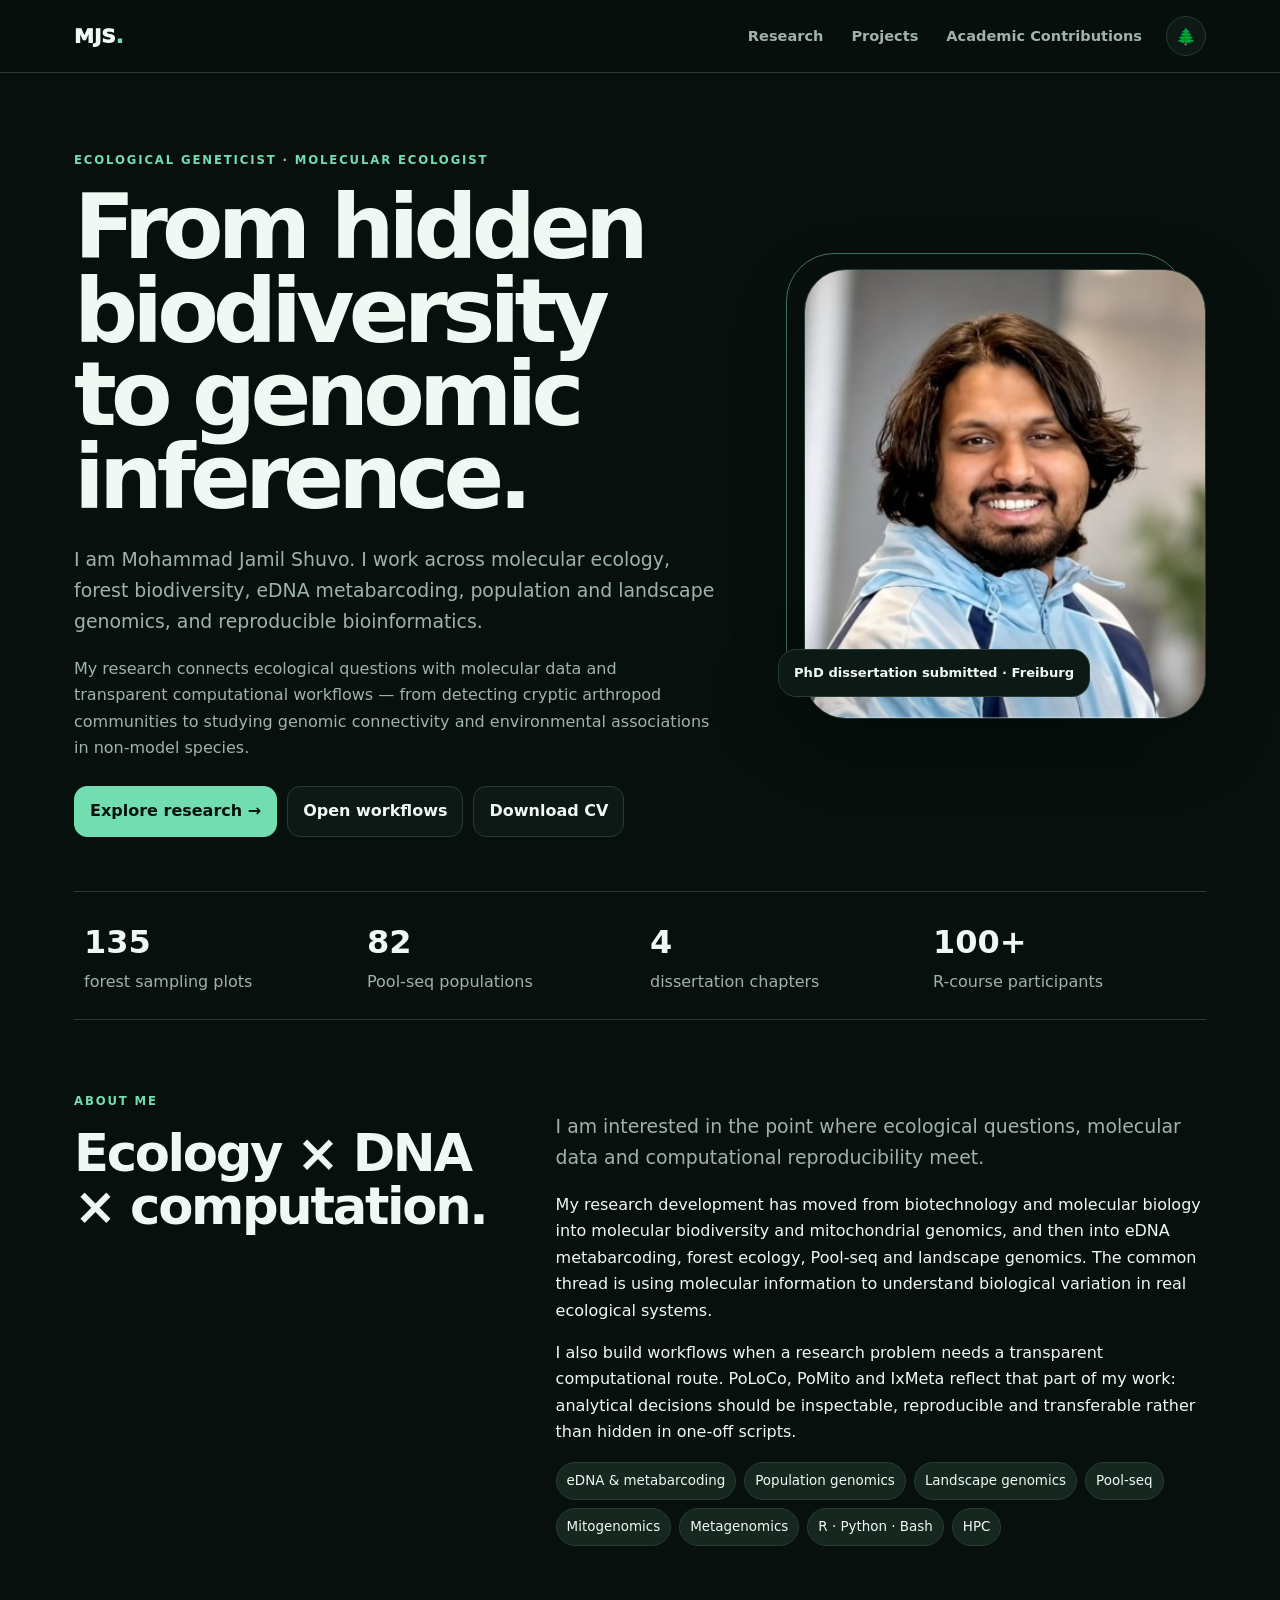
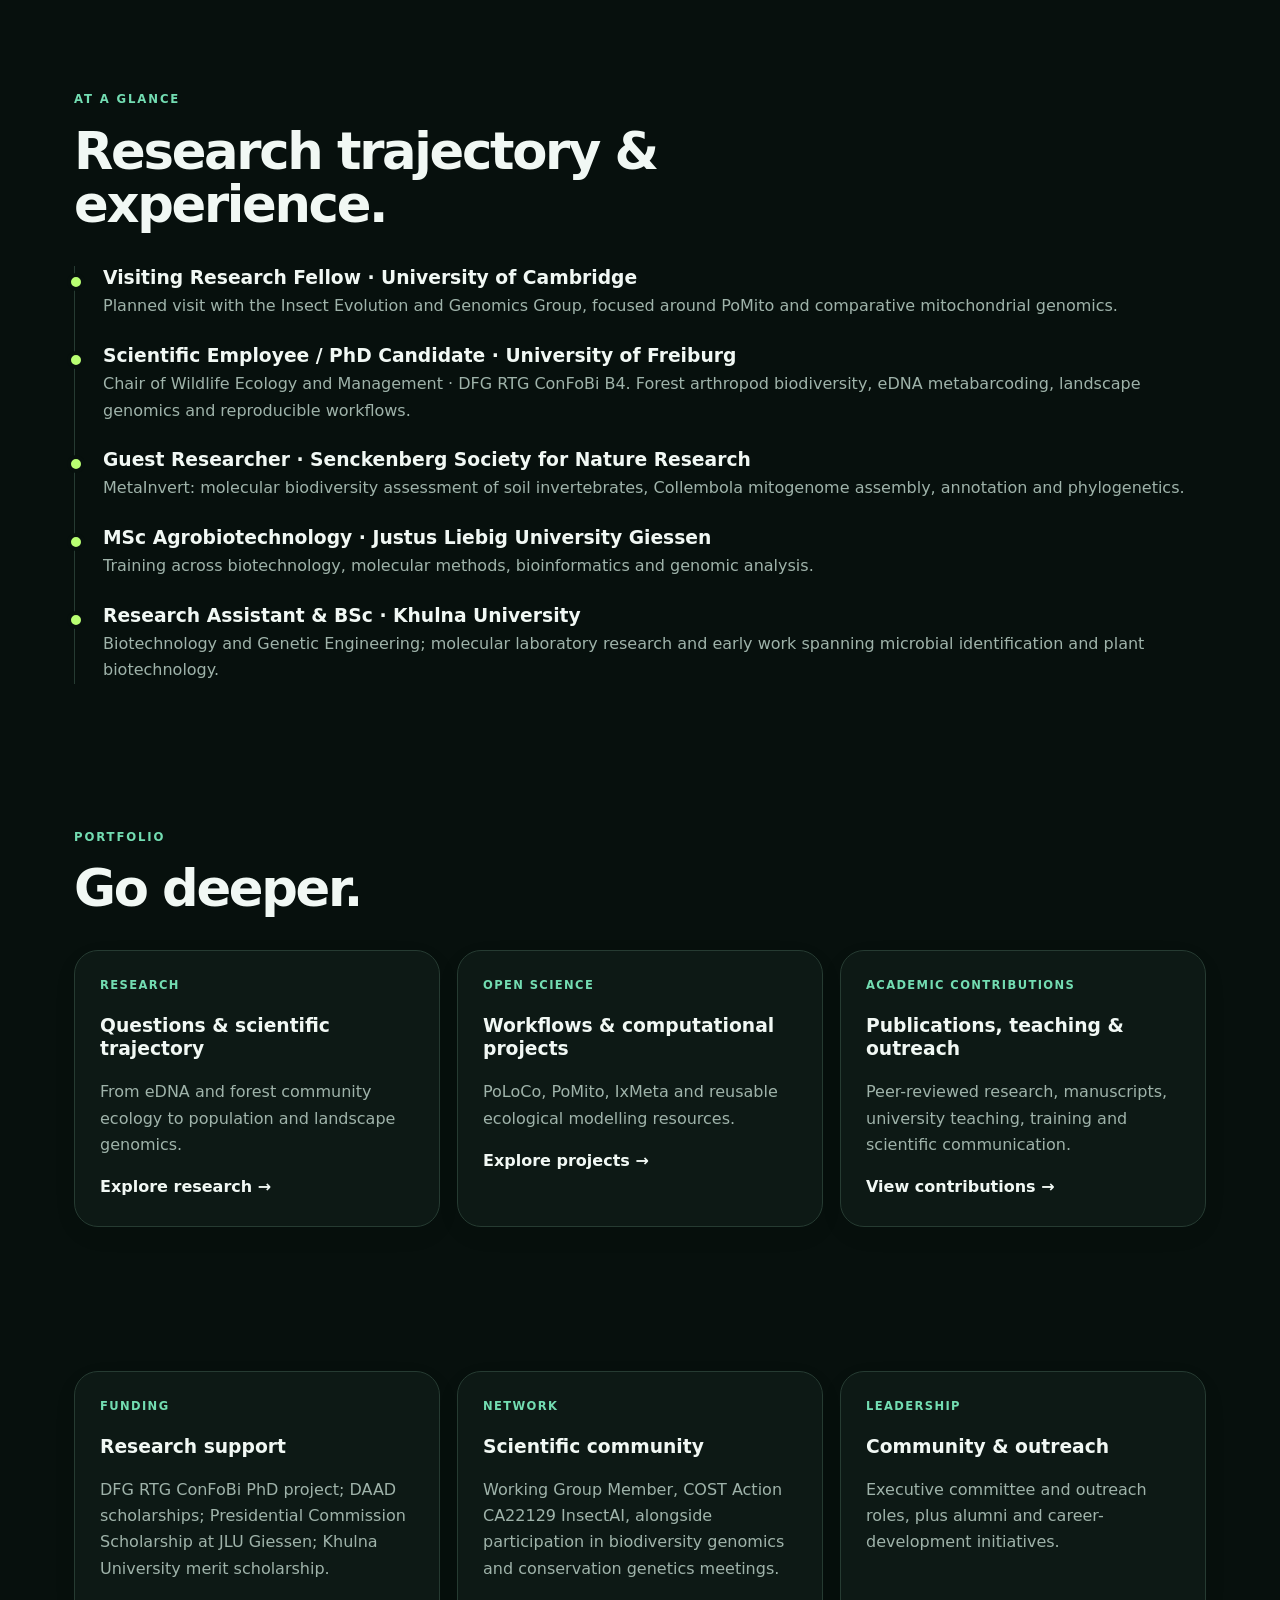
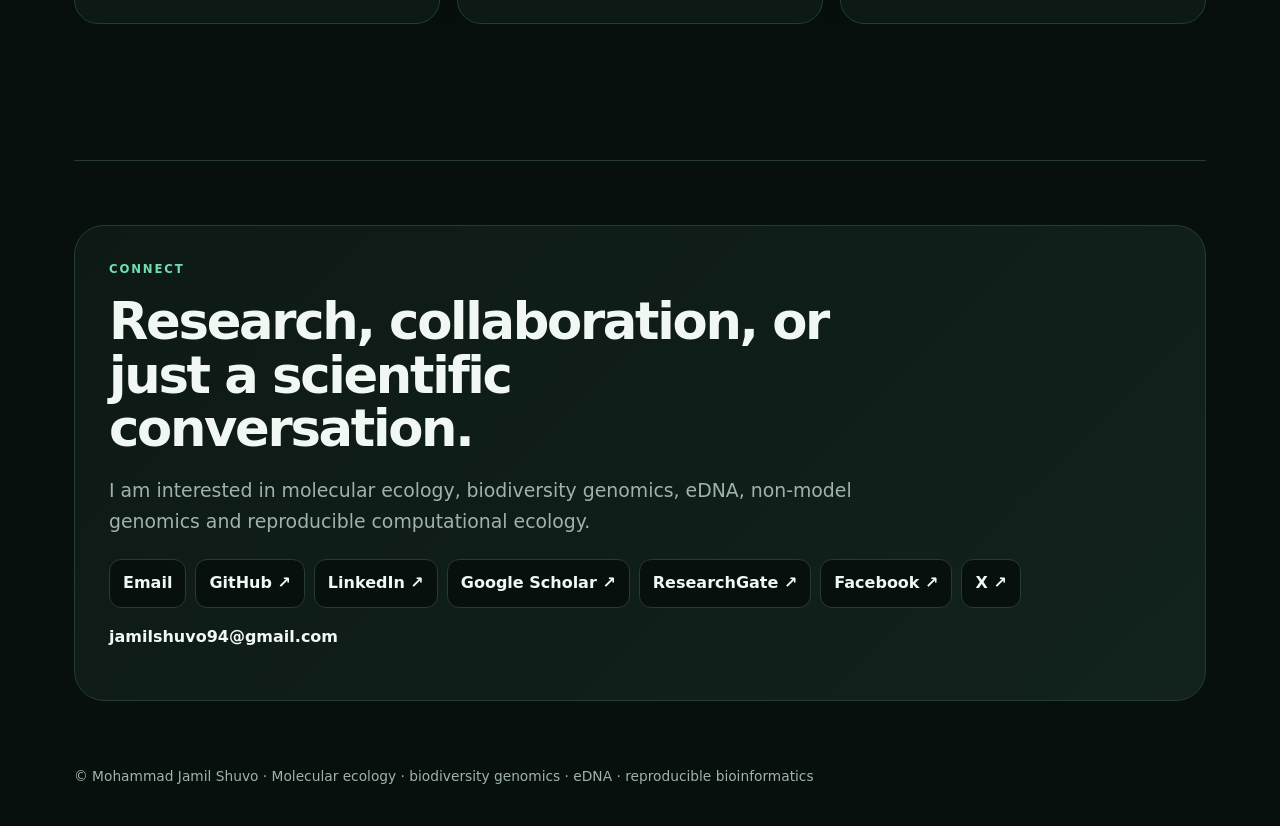
<file: index.html>
<!doctype html><html data-theme="dark"><head><meta charset="utf-8"><meta name="viewport" content="width=device-width,initial-scale=1"><meta name="description" content="Mohammad Jamil Shuvo — molecular ecology, biodiversity genomics, eDNA, landscape genomics and reproducible bioinformatics."><title>Home | Mohammad Jamil Shuvo</title><link rel="stylesheet" href="assets/style.css"><script src="assets/app.js"></script></head><body><header><div class="nav"><a class="brand" href="index.html">MJS<i>.</i></a><nav class="navlinks"><a  href="research.html">Research</a><a  href="projects.html">Projects</a><a  href="contributions.html">Academic Contributions</a></nav><button class="theme-icon" data-theme-toggle type="button"></button><a class="btn mobile" href="projects.html">Explore</a></div></header><main><div class="wrap"><section class="hero"><div><div class="eyebrow">Ecological geneticist · Molecular ecologist</div><h1>From hidden biodiversity to genomic inference.</h1><p class="lead">I am Mohammad Jamil Shuvo. I work across molecular ecology, forest biodiversity, eDNA metabarcoding, population and landscape genomics, and reproducible bioinformatics.</p><p class="muted">My research connects ecological questions with molecular data and transparent computational workflows — from detecting cryptic arthropod communities to studying genomic connectivity and environmental associations in non-model species.</p><div class="btns"><a class="btn primary" href="research.html">Explore research →</a><a class="btn" href="projects.html">Open workflows</a><a class="btn" href="downloads/Mohammad_Jamil_Shuvo_CV.pdf">Download CV</a></div></div><div class="portrait-wrap"><img class="portrait" src="assets/mohammad-jamil-shuvo.jpg" alt="Portrait of Mohammad Jamil Shuvo"><div class="status">PhD dissertation submitted · Freiburg</div></div></section><div class="metricrow"><div class="metric"><b>135</b><span>forest sampling plots</span></div><div class="metric"><b>82</b><span>Pool-seq populations</span></div><div class="metric"><b>4</b><span>dissertation chapters</span></div><div class="metric"><b>100+</b><span>R-course participants</span></div></div><section class="section split"><div class="sticky"><div class="eyebrow">About me</div><h2>Ecology × DNA × computation.</h2></div><div><p class="lead">I am interested in the point where ecological questions, molecular data and computational reproducibility meet.</p><p>My research development has moved from biotechnology and molecular biology into molecular biodiversity and mitochondrial genomics, and then into eDNA metabarcoding, forest ecology, Pool-seq and landscape genomics. The common thread is using molecular information to understand biological variation in real ecological systems.</p><p>I also build workflows when a research problem needs a transparent computational route. PoLoCo, PoMito and IxMeta reflect that part of my work: analytical decisions should be inspectable, reproducible and transferable rather than hidden in one-off scripts.</p><div class="chips"><span>eDNA & metabarcoding</span><span>Population genomics</span><span>Landscape genomics</span><span>Pool-seq</span><span>Mitogenomics</span><span>Metagenomics</span><span>R · Python · Bash</span><span>HPC</span></div></div></section><section class="section"><div class="sectionhead"><div class="eyebrow">At a glance</div><h2>Research trajectory & experience.</h2></div><div class="timeline"><article><h3>Visiting Research Fellow · University of Cambridge</h3><p>Planned visit with the Insect Evolution and Genomics Group, focused around PoMito and comparative mitochondrial genomics.</p></article><article><h3>Scientific Employee / PhD Candidate · University of Freiburg</h3><p>Chair of Wildlife Ecology and Management · DFG RTG ConFoBi B4. Forest arthropod biodiversity, eDNA metabarcoding, landscape genomics and reproducible workflows.</p></article><article><h3>Guest Researcher · Senckenberg Society for Nature Research</h3><p>MetaInvert: molecular biodiversity assessment of soil invertebrates, Collembola mitogenome assembly, annotation and phylogenetics.</p></article><article><h3>MSc Agrobiotechnology · Justus Liebig University Giessen</h3><p>Training across biotechnology, molecular methods, bioinformatics and genomic analysis.</p></article><article><h3>Research Assistant & BSc · Khulna University</h3><p>Biotechnology and Genetic Engineering; molecular laboratory research and early work spanning microbial identification and plant biotechnology.</p></article></div></section><section class="section"><div class="sectionhead"><div class="eyebrow">Portfolio</div><h2>Go deeper.</h2></div><div class="grid"><a class="card" href="research.html"><div class="tag">Research</div><h3>Questions & scientific trajectory</h3><p>From eDNA and forest community ecology to population and landscape genomics.</p><b>Explore research →</b></a><a class="card" href="projects.html"><div class="tag">Open science</div><h3>Workflows & computational projects</h3><p>PoLoCo, PoMito, IxMeta and reusable ecological modelling resources.</p><b>Explore projects →</b></a><a class="card" href="contributions.html"><div class="tag">Academic contributions</div><h3>Publications, teaching & outreach</h3><p>Peer-reviewed research, manuscripts, university teaching, training and scientific communication.</p><b>View contributions →</b></a></div></section><section class="section"><div class="grid"><article class="card"><div class="tag">Funding</div><h3>Research support</h3><p>DFG RTG ConFoBi PhD project; DAAD scholarships; Presidential Commission Scholarship at JLU Giessen; Khulna University merit scholarship.</p></article><article class="card"><div class="tag">Network</div><h3>Scientific community</h3><p>Working Group Member, COST Action CA22129 InsectAI, alongside participation in biodiversity genomics and conservation genetics meetings.</p></article><article class="card"><div class="tag">Leadership</div><h3>Community & outreach</h3><p>Executive committee and outreach roles, plus alumni and career-development initiatives.</p></article></div></section><section class="contact" id="contact"><div class="contactbox"><div class="eyebrow">Connect</div><h2>Research, collaboration, or just a scientific conversation.</h2><p class="lead">I am interested in molecular ecology, biodiversity genomics, eDNA, non-model genomics and reproducible computational ecology.</p><div class="socials"><a href="mailto:jamilshuvo94@gmail.com">Email</a><a href="https://github.com/MohammadJamilShuvo">GitHub ↗</a><a href="https://www.linkedin.com/in/mohammad-j-shuvo/">LinkedIn ↗</a><a href="https://scholar.google.com/citations?user=xIrDZ2wAAAAJ&hl=en">Google Scholar ↗</a><a href="https://www.researchgate.net/profile/Mohammad-Jamil-Shuvo">ResearchGate ↗</a><a href="https://www.facebook.com/jamil.shuvo.140737/">Facebook ↗</a><a href="https://x.com/MohammadJamilS8">X ↗</a></div><p><b>jamilshuvo94@gmail.com</b></p></div></section></div></main><footer><div class="wrap">© Mohammad Jamil Shuvo · Molecular ecology · biodiversity genomics · eDNA · reproducible bioinformatics</div></footer></body></html>
</file>
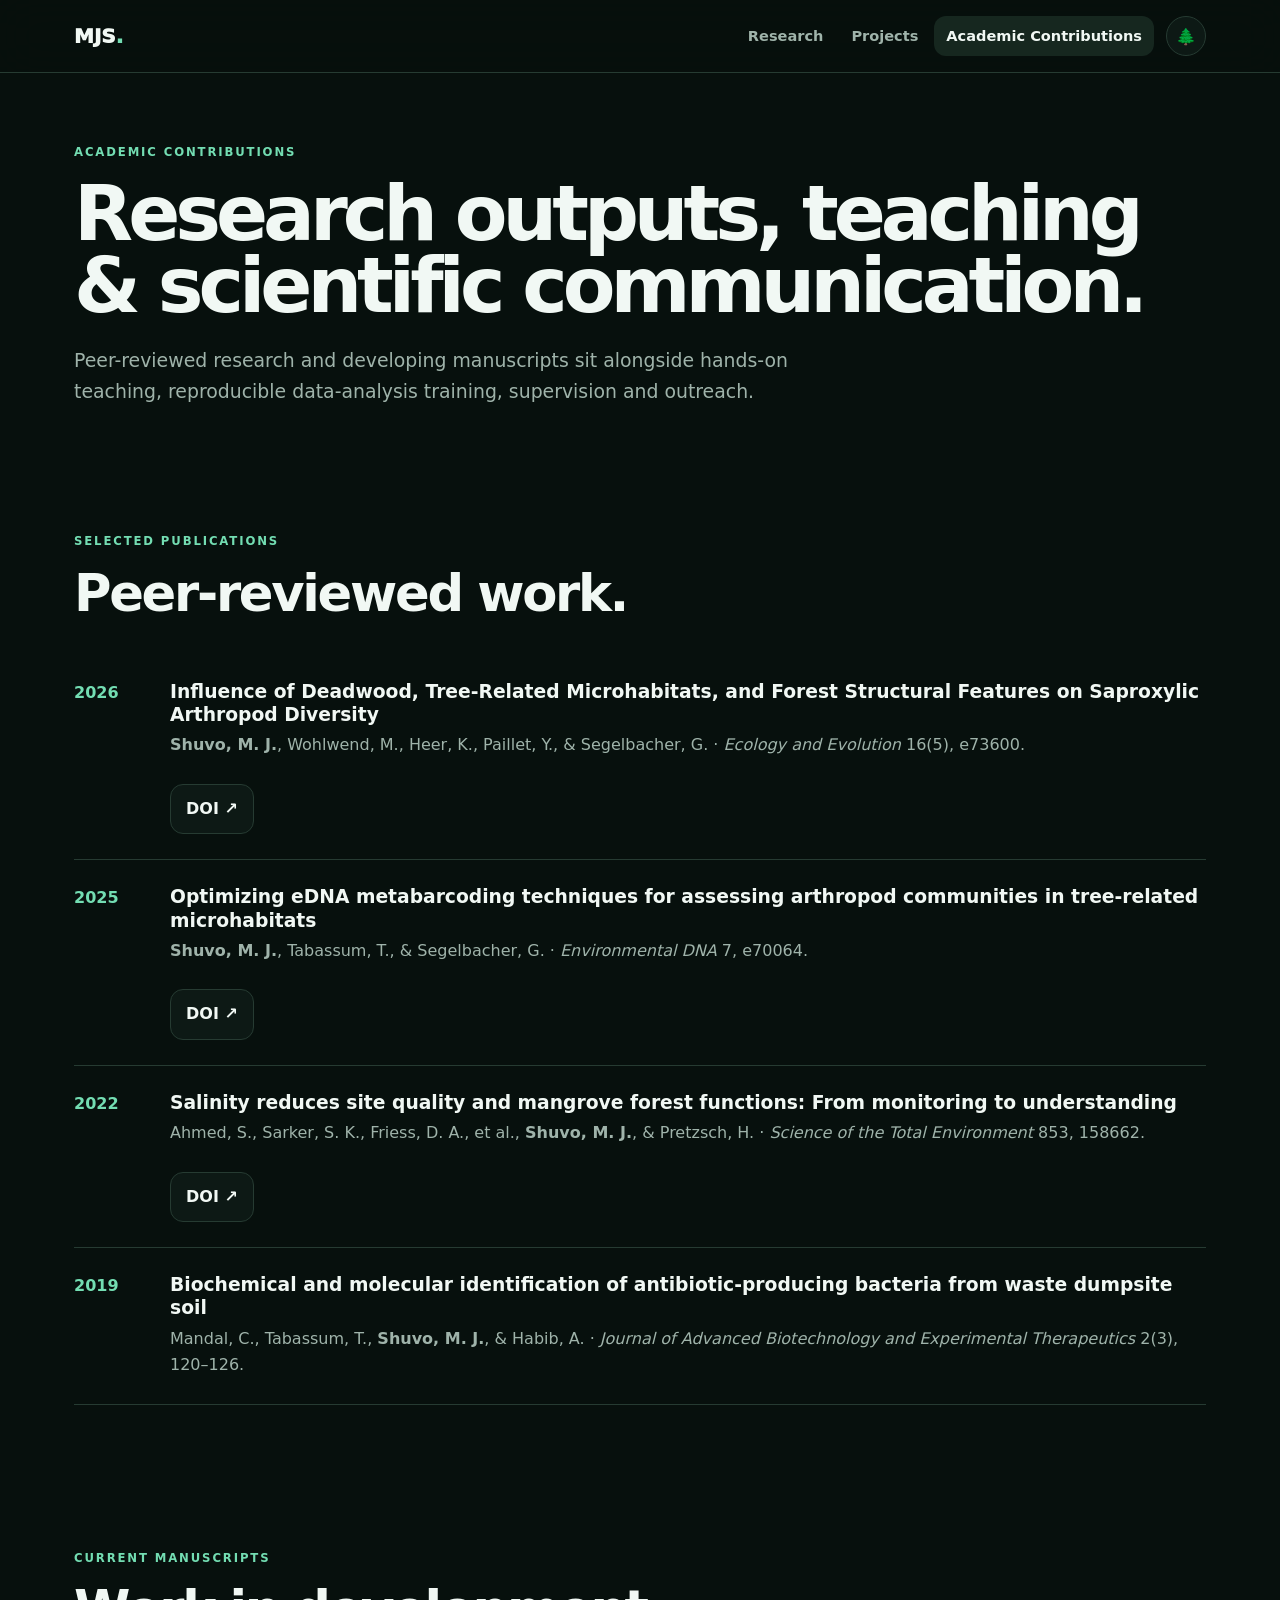
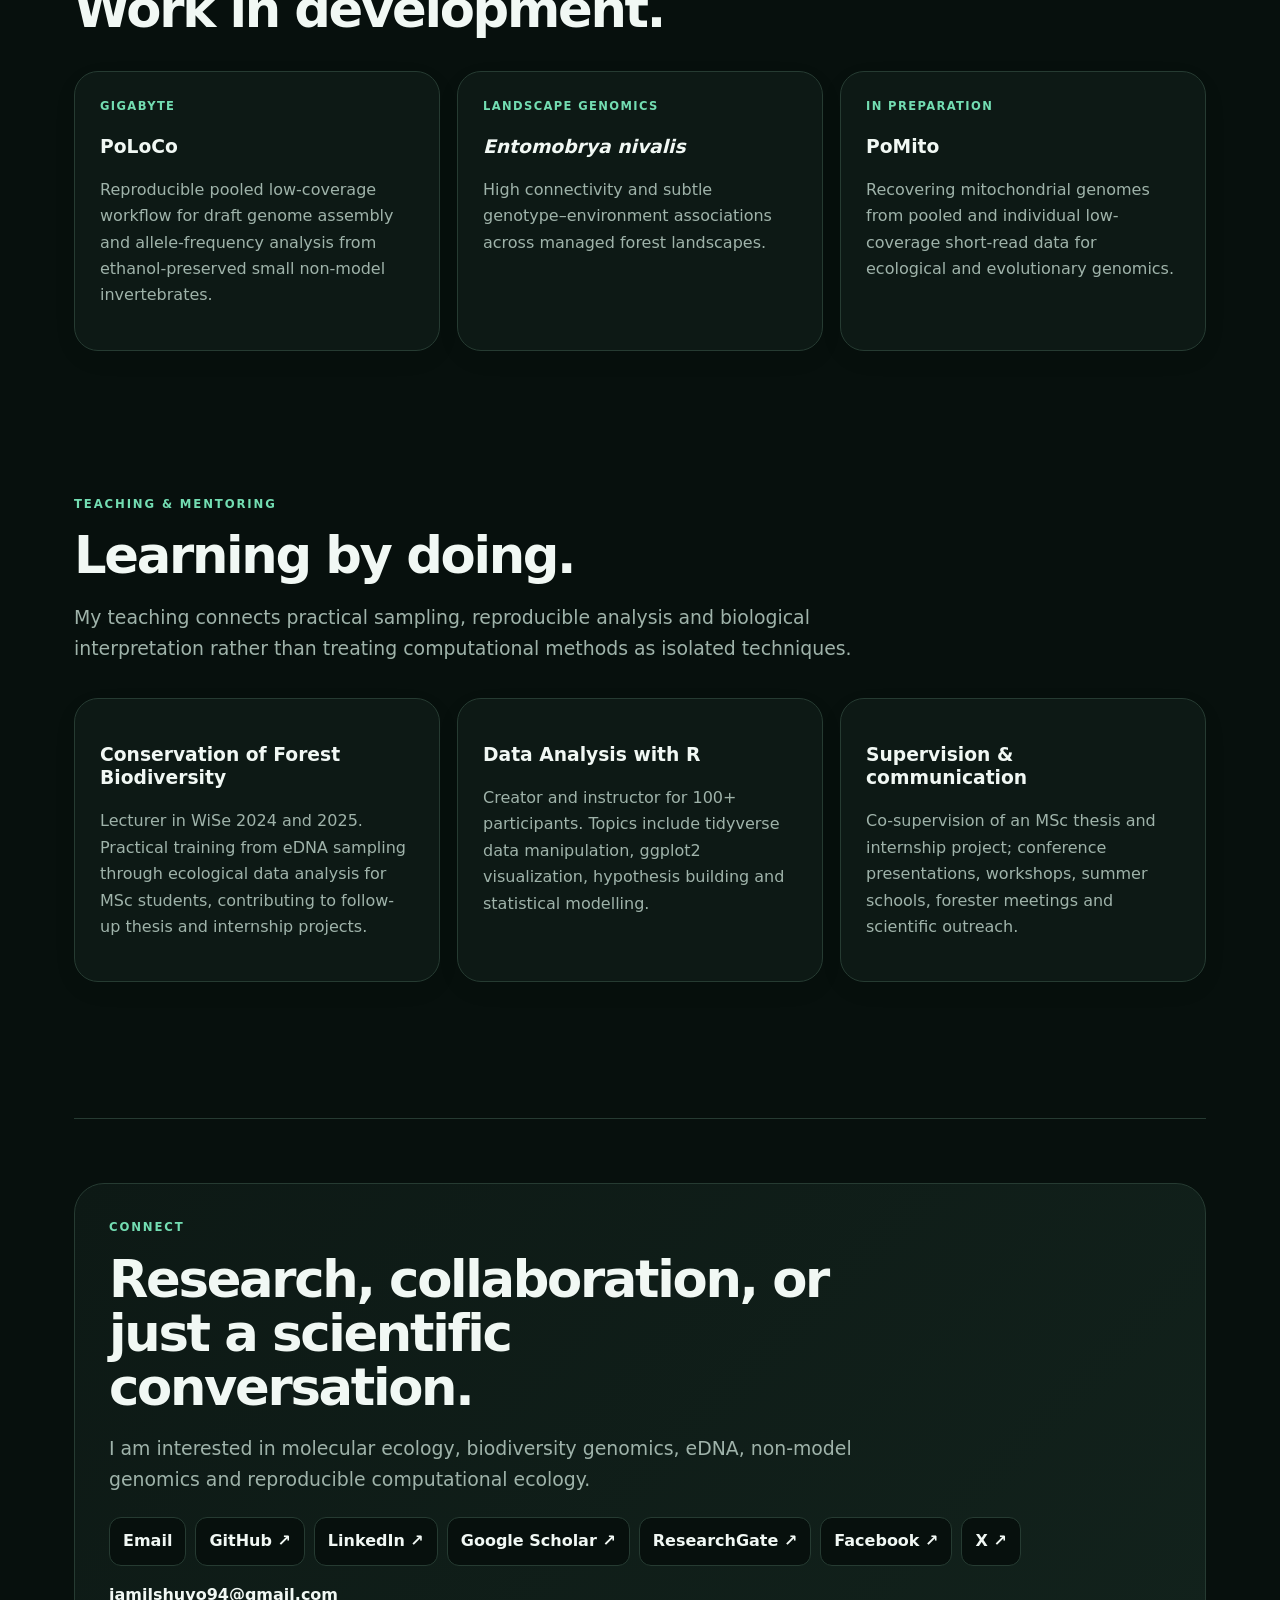
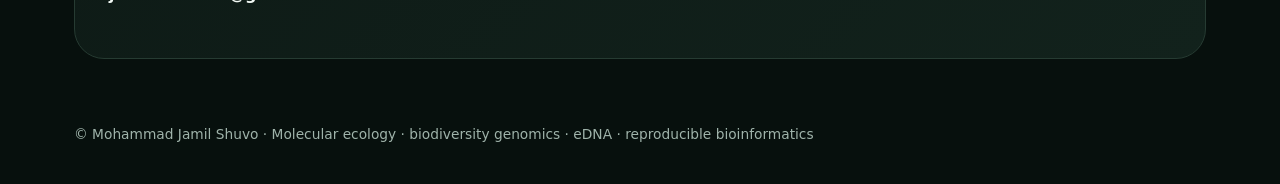
<file: contributions.html>
<!doctype html><html data-theme="dark"><head><meta charset="utf-8"><meta name="viewport" content="width=device-width,initial-scale=1"><meta name="description" content="Mohammad Jamil Shuvo — molecular ecology, biodiversity genomics, eDNA, landscape genomics and reproducible bioinformatics."><title>Academic Contributions | Mohammad Jamil Shuvo</title><link rel="stylesheet" href="assets/style.css"><script src="assets/app.js"></script></head><body><header><div class="nav"><a class="brand" href="index.html">MJS<i>.</i></a><nav class="navlinks"><a  href="research.html">Research</a><a  href="projects.html">Projects</a><a class="active" href="contributions.html">Academic Contributions</a></nav><button class="theme-icon" data-theme-toggle type="button"></button><a class="btn mobile" href="projects.html">Explore</a></div></header><main><div class="wrap"><section class="pagehero"><div class="eyebrow">Academic contributions</div><h1>Research outputs, teaching & scientific communication.</h1><p class="lead">Peer-reviewed research and developing manuscripts sit alongside hands-on teaching, reproducible data-analysis training, supervision and outreach.</p></section><section class="section"><div class="sectionhead"><div class="eyebrow">Selected publications</div><h2>Peer-reviewed work.</h2></div><div class="pub"><div class="year">2026</div><div><h3>Influence of Deadwood, Tree-Related Microhabitats, and Forest Structural Features on Saproxylic Arthropod Diversity</h3><p><b>Shuvo, M. J.</b>, Wohlwend, M., Heer, K., Paillet, Y., & Segelbacher, G. · <i>Ecology and Evolution</i> 16(5), e73600.</p><div class="btns"><a class="btn" href="https://doi.org/10.1002/ece3.73600">DOI ↗</a></div></div></div><div class="pub"><div class="year">2025</div><div><h3>Optimizing eDNA metabarcoding techniques for assessing arthropod communities in tree-related microhabitats</h3><p><b>Shuvo, M. J.</b>, Tabassum, T., & Segelbacher, G. · <i>Environmental DNA</i> 7, e70064.</p><div class="btns"><a class="btn" href="https://doi.org/10.1002/edn3.70064">DOI ↗</a></div></div></div><div class="pub"><div class="year">2022</div><div><h3>Salinity reduces site quality and mangrove forest functions: From monitoring to understanding</h3><p>Ahmed, S., Sarker, S. K., Friess, D. A., et al., <b>Shuvo, M. J.</b>, & Pretzsch, H. · <i>Science of the Total Environment</i> 853, 158662.</p><div class="btns"><a class="btn" href="https://doi.org/10.1016/j.scitotenv.2022.158662">DOI ↗</a></div></div></div><div class="pub"><div class="year">2019</div><div><h3>Biochemical and molecular identification of antibiotic-producing bacteria from waste dumpsite soil</h3><p>Mandal, C., Tabassum, T., <b>Shuvo, M. J.</b>, & Habib, A. · <i>Journal of Advanced Biotechnology and Experimental Therapeutics</i> 2(3), 120–126.</p></div></div></section><section class="section"><div class="sectionhead"><div class="eyebrow">Current manuscripts</div><h2>Work in development.</h2></div><div class="grid"><article class="card"><div class="tag">GigaByte</div><h3>PoLoCo</h3><p>Reproducible pooled low-coverage workflow for draft genome assembly and allele-frequency analysis from ethanol-preserved small non-model invertebrates.</p></article><article class="card"><div class="tag">Landscape genomics</div><h3><i>Entomobrya nivalis</i></h3><p>High connectivity and subtle genotype–environment associations across managed forest landscapes.</p></article><article class="card"><div class="tag">In preparation</div><h3>PoMito</h3><p>Recovering mitochondrial genomes from pooled and individual low-coverage short-read data for ecological and evolutionary genomics.</p></article></div></section><section class="section"><div class="sectionhead"><div class="eyebrow">Teaching & mentoring</div><h2>Learning by doing.</h2><p class="lead">My teaching connects practical sampling, reproducible analysis and biological interpretation rather than treating computational methods as isolated techniques.</p></div><div class="grid"><article class="card"><h3>Conservation of Forest Biodiversity</h3><p>Lecturer in WiSe 2024 and 2025. Practical training from eDNA sampling through ecological data analysis for MSc students, contributing to follow-up thesis and internship projects.</p></article><article class="card"><h3>Data Analysis with R</h3><p>Creator and instructor for 100+ participants. Topics include tidyverse data manipulation, ggplot2 visualization, hypothesis building and statistical modelling.</p></article><article class="card"><h3>Supervision & communication</h3><p>Co-supervision of an MSc thesis and internship project; conference presentations, workshops, summer schools, forester meetings and scientific outreach.</p></article></div></section><section class="contact" id="contact"><div class="contactbox"><div class="eyebrow">Connect</div><h2>Research, collaboration, or just a scientific conversation.</h2><p class="lead">I am interested in molecular ecology, biodiversity genomics, eDNA, non-model genomics and reproducible computational ecology.</p><div class="socials"><a href="mailto:jamilshuvo94@gmail.com">Email</a><a href="https://github.com/MohammadJamilShuvo">GitHub ↗</a><a href="https://www.linkedin.com/in/mohammad-j-shuvo/">LinkedIn ↗</a><a href="https://scholar.google.com/citations?user=xIrDZ2wAAAAJ&hl=en">Google Scholar ↗</a><a href="https://www.researchgate.net/profile/Mohammad-Jamil-Shuvo">ResearchGate ↗</a><a href="https://www.facebook.com/jamil.shuvo.140737/">Facebook ↗</a><a href="https://x.com/MohammadJamilS8">X ↗</a></div><p><b>jamilshuvo94@gmail.com</b></p></div></section></div></main><footer><div class="wrap">© Mohammad Jamil Shuvo · Molecular ecology · biodiversity genomics · eDNA · reproducible bioinformatics</div></footer></body></html>
</file>
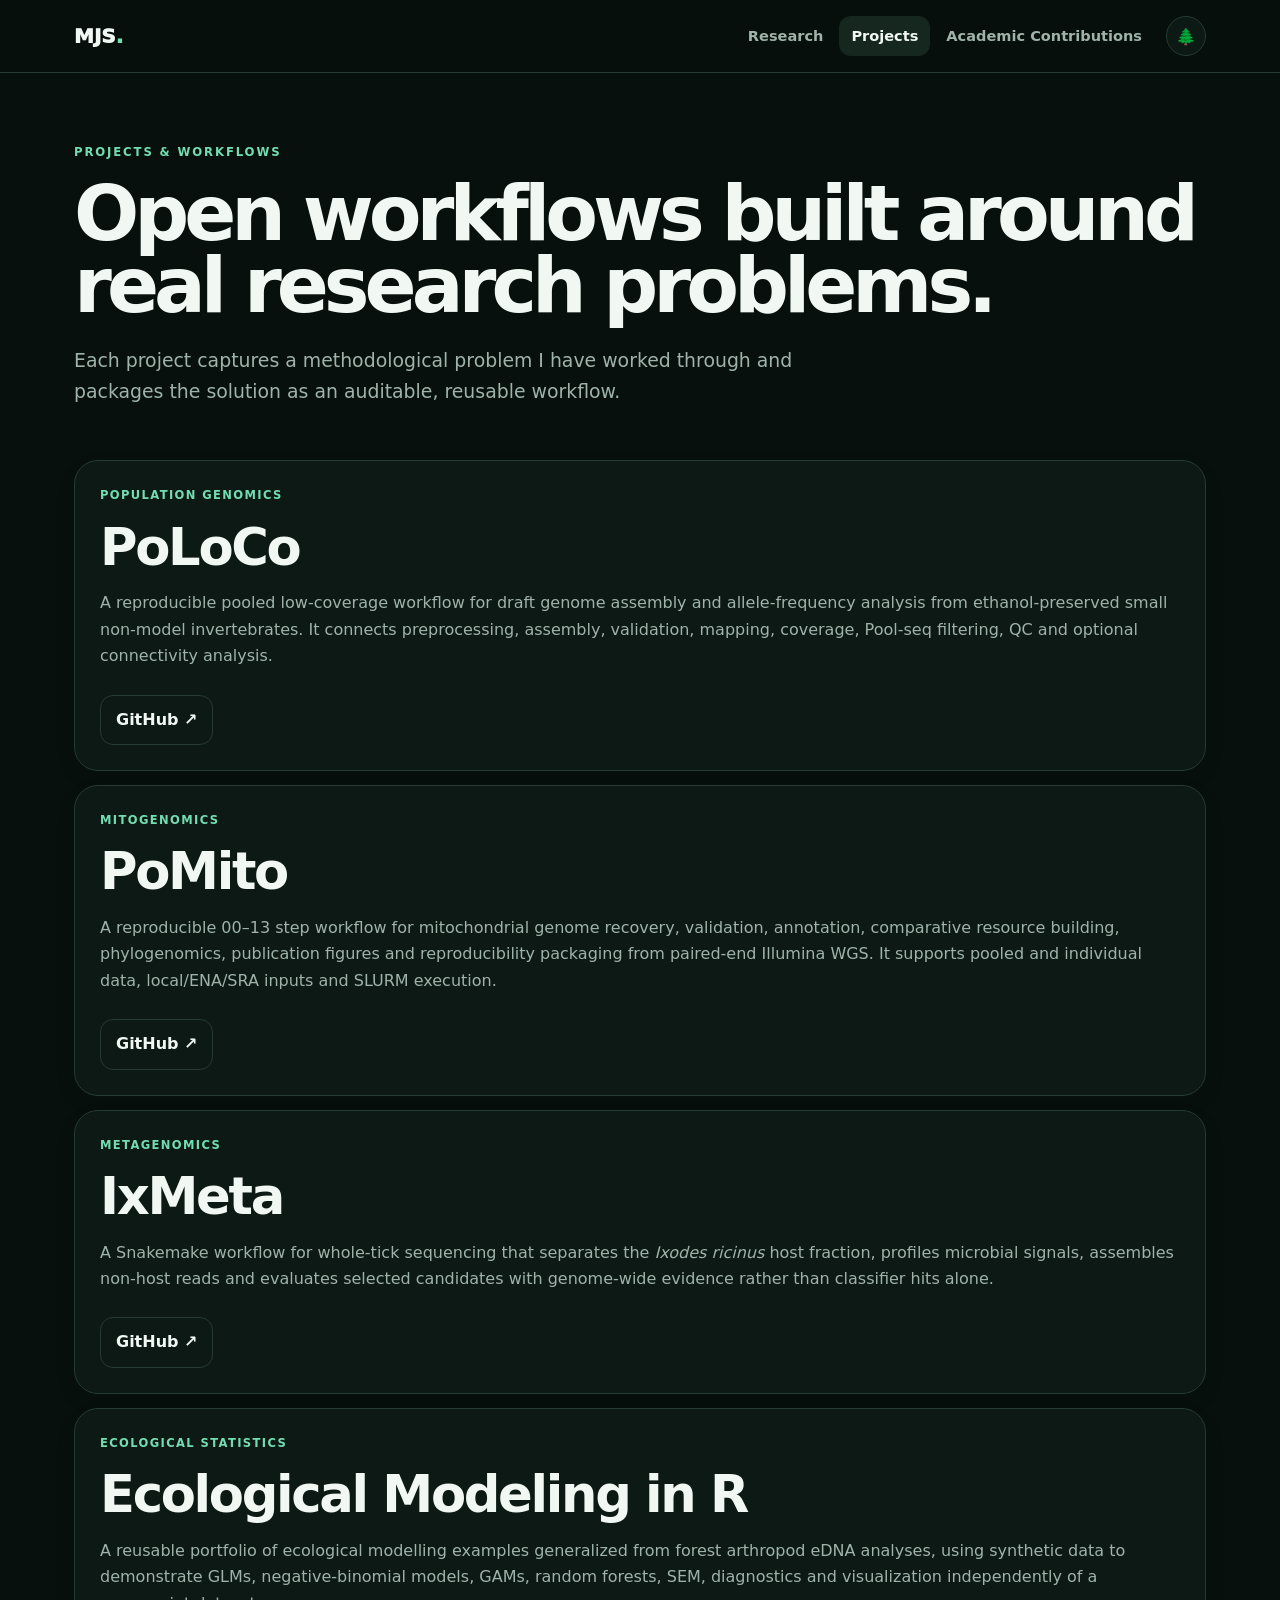
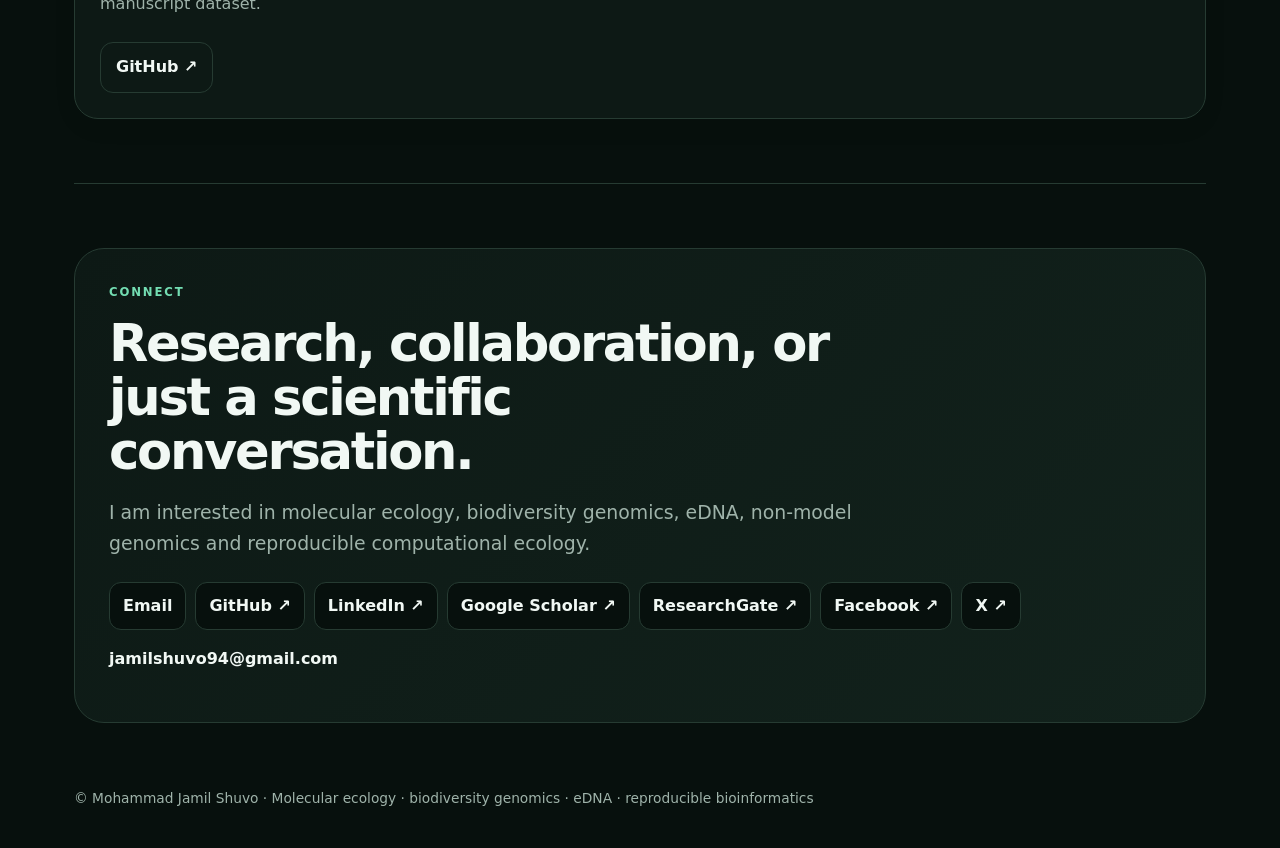
<file: projects.html>
<!doctype html><html data-theme="dark"><head><meta charset="utf-8"><meta name="viewport" content="width=device-width,initial-scale=1"><meta name="description" content="Mohammad Jamil Shuvo — molecular ecology, biodiversity genomics, eDNA, landscape genomics and reproducible bioinformatics."><title>Projects | Mohammad Jamil Shuvo</title><link rel="stylesheet" href="assets/style.css"><script src="assets/app.js"></script></head><body><header><div class="nav"><a class="brand" href="index.html">MJS<i>.</i></a><nav class="navlinks"><a  href="research.html">Research</a><a class="active" href="projects.html">Projects</a><a  href="contributions.html">Academic Contributions</a></nav><button class="theme-icon" data-theme-toggle type="button"></button><a class="btn mobile" href="projects.html">Explore</a></div></header><main><div class="wrap"><section class="pagehero"><div class="eyebrow">Projects & workflows</div><h1>Open workflows built around real research problems.</h1><p class="lead">Each project captures a methodological problem I have worked through and packages the solution as an auditable, reusable workflow.</p></section><section class="list"><article class="item"><div class="tag">Population genomics</div><h2>PoLoCo</h2><p>A reproducible pooled low-coverage workflow for draft genome assembly and allele-frequency analysis from ethanol-preserved small non-model invertebrates. It connects preprocessing, assembly, validation, mapping, coverage, Pool-seq filtering, QC and optional connectivity analysis.</p><div class="btns"><a class="btn" href="https://github.com/MohammadJamilShuvo/PoLoCo-workflow">GitHub ↗</a></div></article><article class="item"><div class="tag">Mitogenomics</div><h2>PoMito</h2><p>A reproducible 00–13 step workflow for mitochondrial genome recovery, validation, annotation, comparative resource building, phylogenomics, publication figures and reproducibility packaging from paired-end Illumina WGS. It supports pooled and individual data, local/ENA/SRA inputs and SLURM execution.</p><div class="btns"><a class="btn" href="https://github.com/MohammadJamilShuvo/PoMito-workflow">GitHub ↗</a></div></article><article class="item"><div class="tag">Metagenomics</div><h2>IxMeta</h2><p>A Snakemake workflow for whole-tick sequencing that separates the <i>Ixodes ricinus</i> host fraction, profiles microbial signals, assembles non-host reads and evaluates selected candidates with genome-wide evidence rather than classifier hits alone.</p><div class="btns"><a class="btn" href="https://github.com/MohammadJamilShuvo/IxMeta-workflow">GitHub ↗</a></div></article><article class="item"><div class="tag">Ecological statistics</div><h2>Ecological Modeling in R</h2><p>A reusable portfolio of ecological modelling examples generalized from forest arthropod eDNA analyses, using synthetic data to demonstrate GLMs, negative-binomial models, GAMs, random forests, SEM, diagnostics and visualization independently of a manuscript dataset.</p><div class="btns"><a class="btn" href="https://github.com/MohammadJamilShuvo/Ecological-Modeling-in-R">GitHub ↗</a></div></article></section><section class="contact" id="contact"><div class="contactbox"><div class="eyebrow">Connect</div><h2>Research, collaboration, or just a scientific conversation.</h2><p class="lead">I am interested in molecular ecology, biodiversity genomics, eDNA, non-model genomics and reproducible computational ecology.</p><div class="socials"><a href="mailto:jamilshuvo94@gmail.com">Email</a><a href="https://github.com/MohammadJamilShuvo">GitHub ↗</a><a href="https://www.linkedin.com/in/mohammad-j-shuvo/">LinkedIn ↗</a><a href="https://scholar.google.com/citations?user=xIrDZ2wAAAAJ&hl=en">Google Scholar ↗</a><a href="https://www.researchgate.net/profile/Mohammad-Jamil-Shuvo">ResearchGate ↗</a><a href="https://www.facebook.com/jamil.shuvo.140737/">Facebook ↗</a><a href="https://x.com/MohammadJamilS8">X ↗</a></div><p><b>jamilshuvo94@gmail.com</b></p></div></section></div></main><footer><div class="wrap">© Mohammad Jamil Shuvo · Molecular ecology · biodiversity genomics · eDNA · reproducible bioinformatics</div></footer></body></html>
</file>
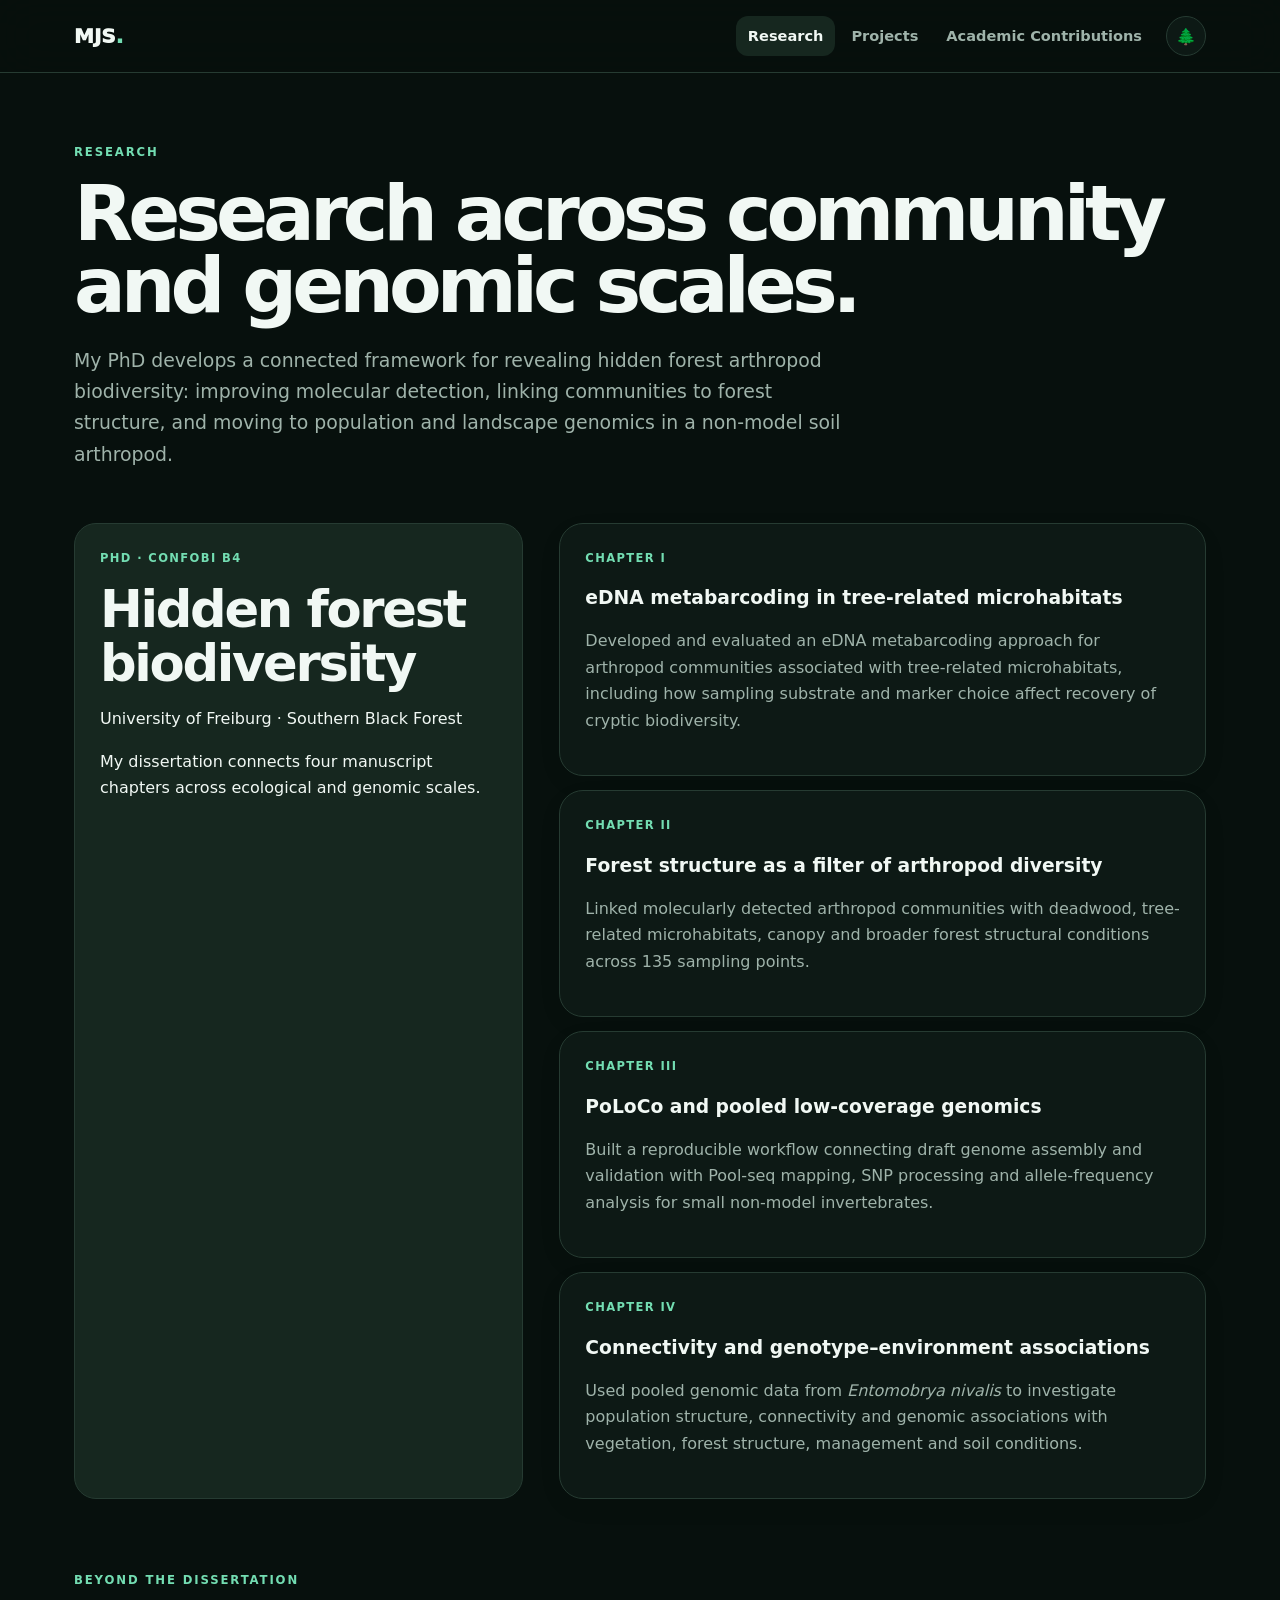
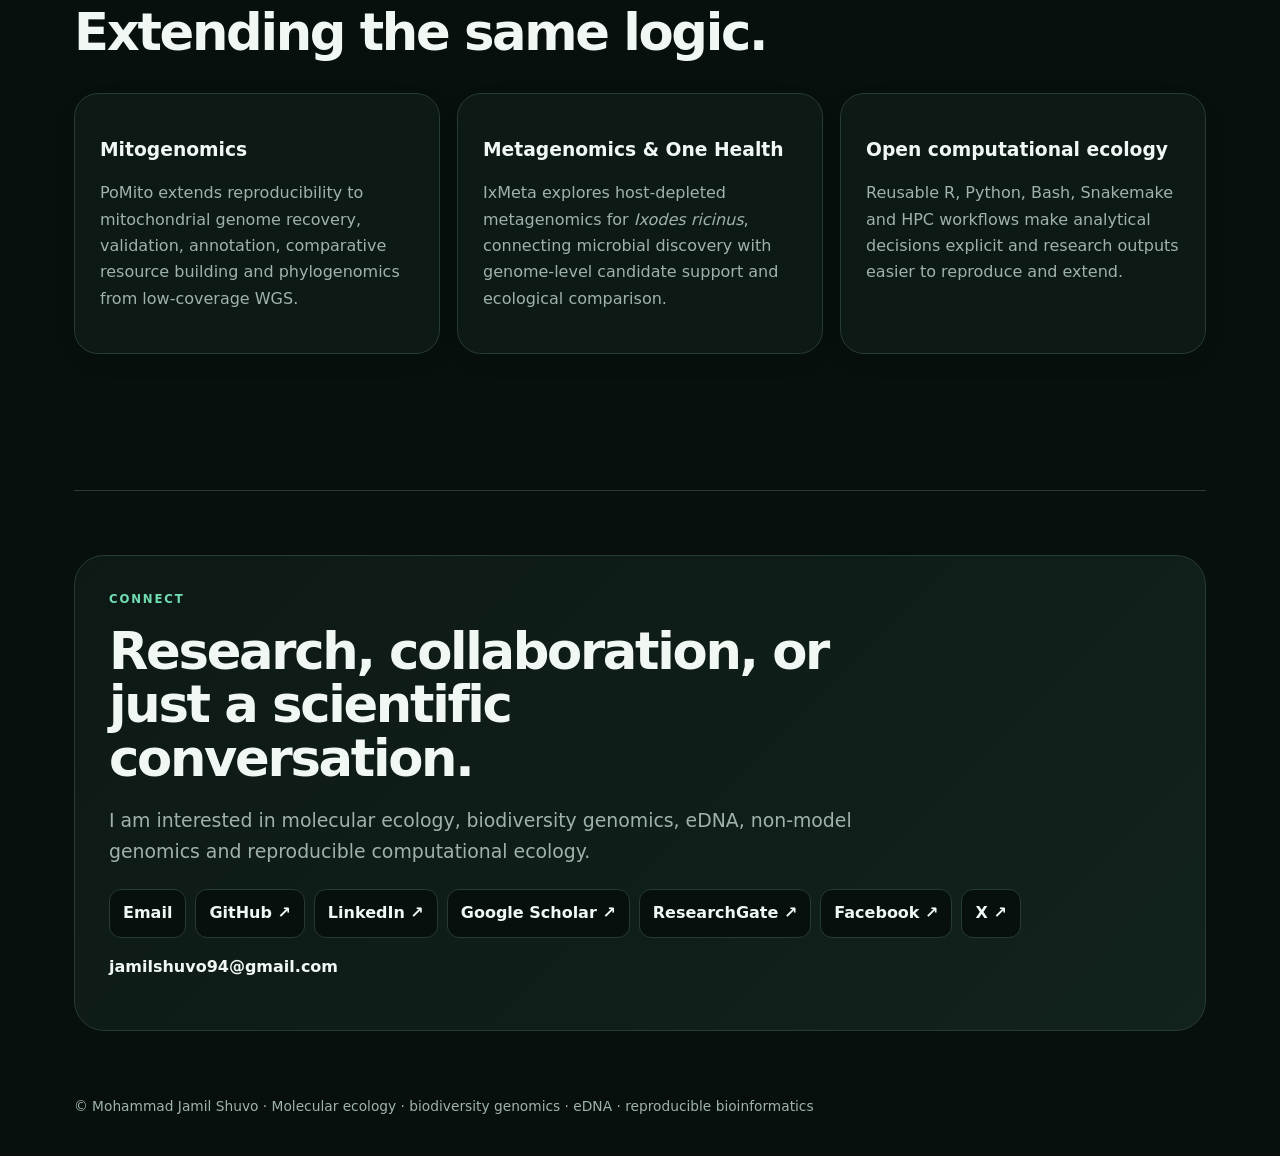
<file: research.html>
<!doctype html><html data-theme="dark"><head><meta charset="utf-8"><meta name="viewport" content="width=device-width,initial-scale=1"><meta name="description" content="Mohammad Jamil Shuvo — molecular ecology, biodiversity genomics, eDNA, landscape genomics and reproducible bioinformatics."><title>Research | Mohammad Jamil Shuvo</title><link rel="stylesheet" href="assets/style.css"><script src="assets/app.js"></script></head><body><header><div class="nav"><a class="brand" href="index.html">MJS<i>.</i></a><nav class="navlinks"><a class="active" href="research.html">Research</a><a  href="projects.html">Projects</a><a  href="contributions.html">Academic Contributions</a></nav><button class="theme-icon" data-theme-toggle type="button"></button><a class="btn mobile" href="projects.html">Explore</a></div></header><main><div class="wrap"><section class="pagehero"><div class="eyebrow">Research</div><h1>Research across community and genomic scales.</h1><p class="lead">My PhD develops a connected framework for revealing hidden forest arthropod biodiversity: improving molecular detection, linking communities to forest structure, and moving to population and landscape genomics in a non-model soil arthropod.</p></section><section class="feature"><aside class="sticky callout"><div class="tag">PhD · ConFoBi B4</div><h2>Hidden forest biodiversity</h2><p>University of Freiburg · Southern Black Forest</p><p>My dissertation connects four manuscript chapters across ecological and genomic scales.</p></aside><div class="list"><article class="item"><div class="tag">Chapter I</div><h3>eDNA metabarcoding in tree-related microhabitats</h3><p>Developed and evaluated an eDNA metabarcoding approach for arthropod communities associated with tree-related microhabitats, including how sampling substrate and marker choice affect recovery of cryptic biodiversity.</p></article><article class="item"><div class="tag">Chapter II</div><h3>Forest structure as a filter of arthropod diversity</h3><p>Linked molecularly detected arthropod communities with deadwood, tree-related microhabitats, canopy and broader forest structural conditions across 135 sampling points.</p></article><article class="item"><div class="tag">Chapter III</div><h3>PoLoCo and pooled low-coverage genomics</h3><p>Built a reproducible workflow connecting draft genome assembly and validation with Pool-seq mapping, SNP processing and allele-frequency analysis for small non-model invertebrates.</p></article><article class="item"><div class="tag">Chapter IV</div><h3>Connectivity and genotype–environment associations</h3><p>Used pooled genomic data from <i>Entomobrya nivalis</i> to investigate population structure, connectivity and genomic associations with vegetation, forest structure, management and soil conditions.</p></article></div></section><section class="section"><div class="sectionhead"><div class="eyebrow">Beyond the dissertation</div><h2>Extending the same logic.</h2></div><div class="grid"><article class="card"><h3>Mitogenomics</h3><p>PoMito extends reproducibility to mitochondrial genome recovery, validation, annotation, comparative resource building and phylogenomics from low-coverage WGS.</p></article><article class="card"><h3>Metagenomics & One Health</h3><p>IxMeta explores host-depleted metagenomics for <i>Ixodes ricinus</i>, connecting microbial discovery with genome-level candidate support and ecological comparison.</p></article><article class="card"><h3>Open computational ecology</h3><p>Reusable R, Python, Bash, Snakemake and HPC workflows make analytical decisions explicit and research outputs easier to reproduce and extend.</p></article></div></section><section class="contact" id="contact"><div class="contactbox"><div class="eyebrow">Connect</div><h2>Research, collaboration, or just a scientific conversation.</h2><p class="lead">I am interested in molecular ecology, biodiversity genomics, eDNA, non-model genomics and reproducible computational ecology.</p><div class="socials"><a href="mailto:jamilshuvo94@gmail.com">Email</a><a href="https://github.com/MohammadJamilShuvo">GitHub ↗</a><a href="https://www.linkedin.com/in/mohammad-j-shuvo/">LinkedIn ↗</a><a href="https://scholar.google.com/citations?user=xIrDZ2wAAAAJ&hl=en">Google Scholar ↗</a><a href="https://www.researchgate.net/profile/Mohammad-Jamil-Shuvo">ResearchGate ↗</a><a href="https://www.facebook.com/jamil.shuvo.140737/">Facebook ↗</a><a href="https://x.com/MohammadJamilS8">X ↗</a></div><p><b>jamilshuvo94@gmail.com</b></p></div></section></div></main><footer><div class="wrap">© Mohammad Jamil Shuvo · Molecular ecology · biodiversity genomics · eDNA · reproducible bioinformatics</div></footer></body></html>
</file>
<file: assets/style.css>
:root{color-scheme:dark;--bg:#07100d;--panel:#0d1915;--panel2:#12221c;--ink:#f1f8f4;--muted:#9fb3aa;--line:#263b32;--accent:#73ddb2;--lime:#b9ff72;--header:rgba(7,16,13,.86);--soft:#16271f;--shadow:0 24px 70px rgba(0,0,0,.28)}html[data-theme="forest"]{color-scheme:light;--bg:#f3f7f1;--panel:#fff;--panel2:#eaf2eb;--ink:#10251c;--muted:#5b7067;--line:#d3e0d7;--accent:#176b52;--lime:#5f8f36;--header:rgba(243,247,241,.9);--soft:#e4eee6;--shadow:0 20px 55px rgba(23,72,53,.10)}*{box-sizing:border-box}html{scroll-behavior:smooth}body{margin:0;background:var(--bg);color:var(--ink);font-family:Inter,ui-sans-serif,system-ui,-apple-system,"Segoe UI",sans-serif;line-height:1.65}a{color:inherit;text-decoration:none}header{position:sticky;top:0;z-index:30;background:var(--header);backdrop-filter:blur(20px);border-bottom:1px solid var(--line)}.nav,.wrap{max-width:1180px;margin:auto;padding-left:24px;padding-right:24px}.nav{height:72px;display:flex;align-items:center;gap:12px}.brand{font-weight:950;font-size:1.25rem;margin-right:auto}.brand i{color:var(--accent);font-style:normal}.navlinks{display:flex;gap:4px}.navlinks a{padding:8px 12px;border-radius:12px;color:var(--muted);font-size:.91rem;font-weight:650}.navlinks a:hover,.navlinks a.active{background:var(--soft);color:var(--ink)}.theme-icon{width:40px;height:40px;border:1px solid var(--line);border-radius:50%;background:var(--panel);color:var(--ink);cursor:pointer;font-size:1rem;display:grid;place-items:center}.theme-icon:hover{transform:translateY(-1px);border-color:var(--accent)}.hero{padding:78px 0 54px;display:grid;grid-template-columns:1.08fr .72fr;gap:64px;align-items:center}.eyebrow{text-transform:uppercase;letter-spacing:.16em;font-size:.73rem;font-weight:850;color:var(--accent)}h1{font-size:clamp(3.2rem,7vw,6.6rem);line-height:.93;letter-spacing:-.065em;margin:16px 0 24px}h2{font-size:clamp(2rem,4vw,3.4rem);line-height:1.05;letter-spacing:-.045em;margin:.3em 0}h3{line-height:1.25}.lead{font-size:1.18rem;color:var(--muted);max-width:780px}.portrait-wrap{position:relative;max-width:420px;justify-self:end}.portrait{display:block;width:100%;aspect-ratio:1/1.12;object-fit:cover;border-radius:42px;border:1px solid var(--line);box-shadow:var(--shadow)}.portrait-wrap:before{content:"";position:absolute;inset:-16px 20px 22px -18px;border:1px solid var(--accent);border-radius:48px;z-index:-1;opacity:.5}.status{position:absolute;left:-26px;bottom:22px;background:var(--panel);border:1px solid var(--line);border-radius:18px;padding:12px 15px;box-shadow:var(--shadow);font-size:.82rem;font-weight:750}.btns{display:flex;gap:10px;flex-wrap:wrap;margin-top:25px}.btn{display:inline-flex;align-items:center;justify-content:center;padding:11px 15px;border:1px solid var(--line);border-radius:13px;background:var(--panel);color:var(--ink);font-weight:750}.btn:hover{border-color:var(--accent);transform:translateY(-1px)}.btn.primary{background:var(--accent);color:#06120d;border-color:var(--accent)}html[data-theme="forest"] .btn.primary{color:white}.metricrow{display:grid;grid-template-columns:repeat(4,1fr);border-top:1px solid var(--line);border-bottom:1px solid var(--line)}.metric{padding:24px 10px}.metric b{display:block;font-size:2rem}.metric span,.muted{color:var(--muted)}.section{padding:72px 0}.sectionhead{max-width:800px;margin-bottom:34px}.grid{display:grid;grid-template-columns:repeat(3,1fr);gap:17px}.card,.item{background:var(--panel);border:1px solid var(--line);border-radius:24px;padding:25px;box-shadow:0 8px 28px rgba(0,0,0,.04)}a.card{transition:.2s}a.card:hover{transform:translateY(-4px);border-color:var(--accent);box-shadow:var(--shadow)}.card p,.item p{color:var(--muted)}.tag{font-size:.72rem;text-transform:uppercase;letter-spacing:.12em;color:var(--accent);font-weight:850}.split{display:grid;grid-template-columns:.8fr 1.2fr;gap:48px;align-items:start}.sticky{position:sticky;top:100px}.timeline{border-left:1px solid var(--line);padding-left:28px;display:grid;gap:24px}.timeline article{position:relative}.timeline article:before{content:"";position:absolute;width:10px;height:10px;background:var(--lime);border:4px solid var(--bg);border-radius:50%;left:-36px;top:7px}.timeline h3{margin:0 0 4px}.timeline p{margin:0;color:var(--muted)}.chips{display:flex;flex-wrap:wrap;gap:8px}.chips span{background:var(--soft);border:1px solid var(--line);padding:7px 10px;border-radius:99px;font-size:.84rem}.pub{display:grid;grid-template-columns:78px 1fr;gap:18px;padding:25px 0;border-bottom:1px solid var(--line)}.pub .year{font-weight:900;color:var(--accent)}.pub h3{margin:0 0 6px}.pub p{margin:0;color:var(--muted)}.contact{margin-top:64px;padding:64px 0;border-top:1px solid var(--line)}.contactbox{background:linear-gradient(135deg,var(--panel),var(--panel2));border:1px solid var(--line);border-radius:30px;padding:34px}.contactbox h2{max-width:720px}.socials{display:flex;flex-wrap:wrap;gap:9px;margin-top:22px}.socials a{display:inline-flex;padding:10px 13px;border:1px solid var(--line);border-radius:12px;background:var(--bg);color:var(--ink);font-weight:750}.socials a:hover{border-color:var(--accent);color:var(--accent)}footer{padding:0 0 38px;color:var(--muted);font-size:.86rem}.pagehero{padding:70px 0 34px}.pagehero h1{font-size:clamp(3rem,6vw,5.5rem)}.feature{display:grid;grid-template-columns:.82fr 1.18fr;gap:36px}.list{display:grid;gap:14px}.callout{padding:25px;border-radius:22px;background:var(--soft);border:1px solid var(--line)}.mobile{display:none}@media(max-width:850px){.navlinks{display:none}.mobile{display:inline-flex}.hero,.split,.feature{grid-template-columns:1fr}.hero{padding-top:52px;gap:42px}.portrait-wrap{justify-self:center;max-width:340px}.status{left:10px}.grid{grid-template-columns:1fr}.metricrow{grid-template-columns:1fr 1fr}.sticky{position:static}h1{font-size:3.45rem}.pub{grid-template-columns:58px 1fr}.contactbox{padding:25px}}
</file>
